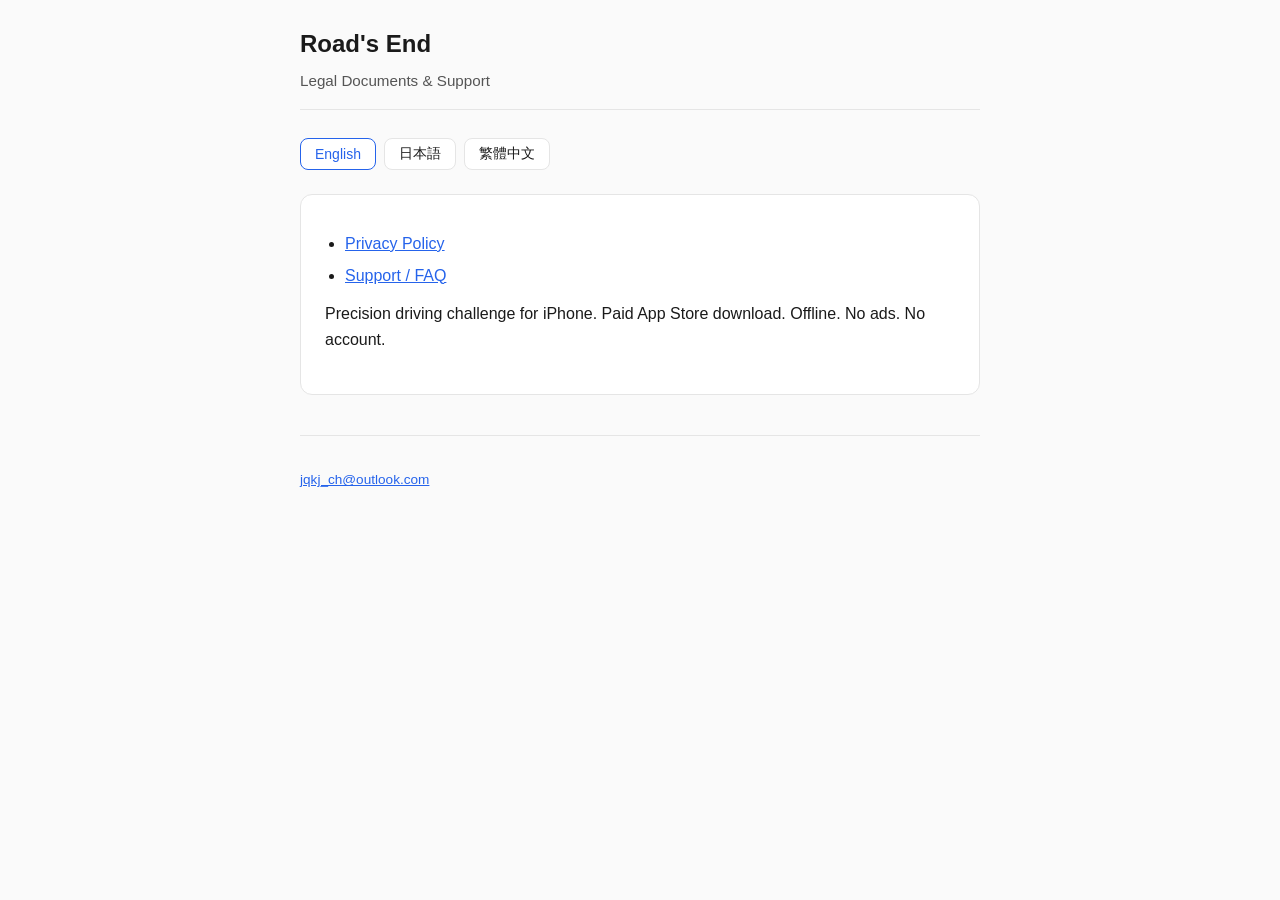
<file: index.html>
<!DOCTYPE html>
<html lang="en">
<head>
  <meta charset="utf-8">
  <meta name="viewport" content="width=device-width, initial-scale=1">
  <title>Road's End — Legal &amp; Support</title>
  <link rel="stylesheet" href="style.css">
  <script src="lang.js" defer></script>
</head>
<body>
  <div class="wrap">
    <header>
      <h1>Road's End</h1>
      <p class="sub">
        <span data-i18n-lang="en">Legal Documents &amp; Support</span>
        <span data-i18n-lang="ja" hidden>法的文書・サポート</span>
        <span data-i18n-lang="zh-Hant" hidden>法律文件與支援</span>
      </p>
    </header>

    <nav class="lang-bar" aria-label="Language">
      <button type="button" data-lang="en">English</button>
      <button type="button" data-lang="ja">日本語</button>
      <button type="button" data-lang="zh-Hant">繁體中文</button>
    </nav>

    <section class="doc" data-i18n-lang="en">
      <ul>
        <li><a href="privacy.html">Privacy Policy</a></li>
        <li><a href="support.html">Support / FAQ</a></li>
      </ul>
      <p>Precision driving challenge for iPhone. Paid App Store download. Offline. No ads. No account.</p>
    </section>

    <section class="doc" data-i18n-lang="ja" hidden>
      <ul>
        <li><a href="privacy.html">プライバシーポリシー</a></li>
        <li><a href="support.html">サポート / FAQ</a></li>
      </ul>
      <p>iPhone 向け精密ドライビング挑戦。App Store 買い切り。オフライン。広告なし。アカウント不要。</p>
    </section>

    <section class="doc" data-i18n-lang="zh-Hant" hidden>
      <ul>
        <li><a href="privacy.html">隱私權政策</a></li>
        <li><a href="support.html">支援 / 常見問題</a></li>
      </ul>
      <p>iPhone 精準駕駛挑戰。App Store 買斷。離線可玩。無廣告。無需帳號。</p>
    </section>

    <footer><p><a href="mailto:jqkj_ch@outlook.com">jqkj_ch@outlook.com</a></p></footer>
  </div>
</body>
</html>
</file>
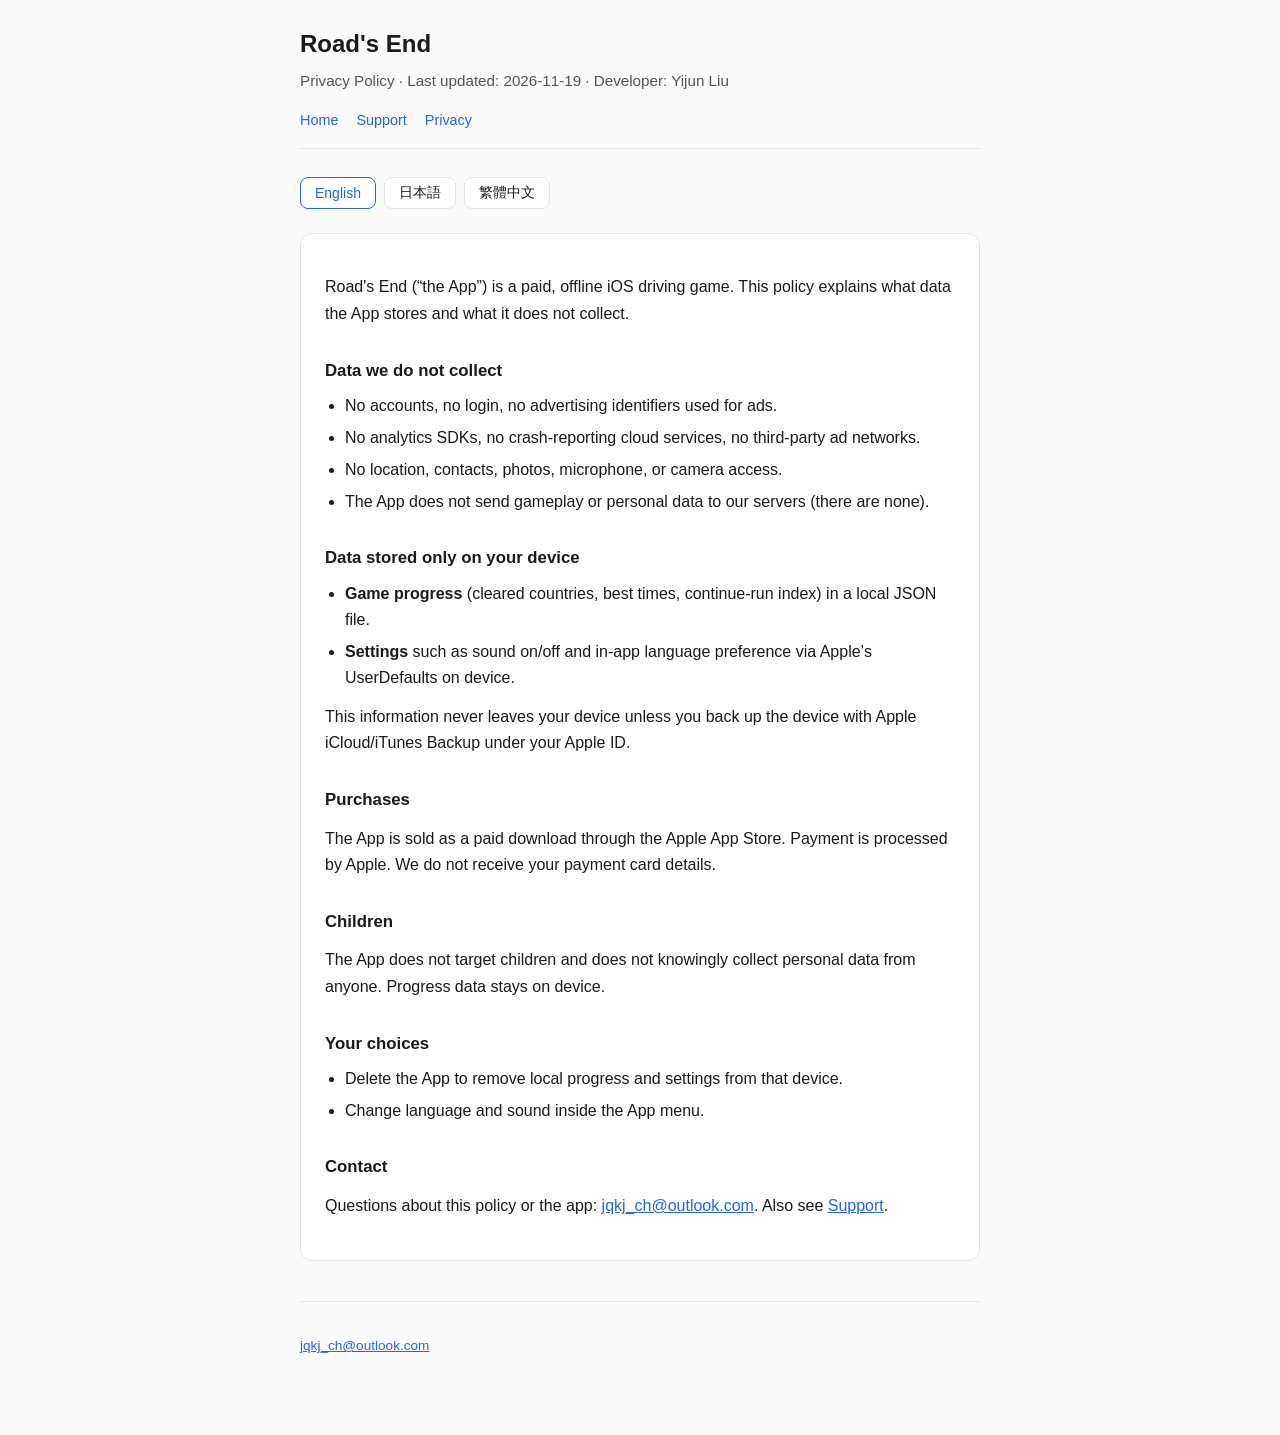
<file: privacy.html>
<!DOCTYPE html>
<html lang="en">
<head>
  <meta charset="utf-8">
  <meta name="viewport" content="width=device-width, initial-scale=1">
  <title>Road's End — Privacy Policy</title>
  <link rel="stylesheet" href="style.css">
  <script src="lang.js" defer></script>
</head>
<body>
  <div class="wrap">
    <header>
      <h1>Road's End</h1>
      <p class="sub">
        <span data-i18n-lang="en">Privacy Policy · Last updated: 2026-11-19 · Developer: Yijun Liu</span>
        <span data-i18n-lang="ja" hidden>プライバシーポリシー · 最終更新: 2026-11-19 · 開発者: Yijun Liu</span>
        <span data-i18n-lang="zh-Hant" hidden>隱私權政策 · 最後更新：2026-11-19 · 開發者：Yijun Liu</span>
      </p>
      <nav class="top">
        <a href="index.html">
          <span data-i18n-lang="en">Home</span>
          <span data-i18n-lang="ja" hidden>ホーム</span>
          <span data-i18n-lang="zh-Hant" hidden>首頁</span>
        </a>
        <a href="support.html">
          <span data-i18n-lang="en">Support</span>
          <span data-i18n-lang="ja" hidden>サポート</span>
          <span data-i18n-lang="zh-Hant" hidden>支援</span>
        </a>
        <a href="privacy.html">
          <span data-i18n-lang="en">Privacy</span>
          <span data-i18n-lang="ja" hidden>プライバシー</span>
          <span data-i18n-lang="zh-Hant" hidden>隱私</span>
        </a>
      </nav>
    </header>

    <nav class="lang-bar" aria-label="Language">
      <button type="button" data-lang="en">English</button>
      <button type="button" data-lang="ja">日本語</button>
      <button type="button" data-lang="zh-Hant">繁體中文</button>
    </nav>

    <section class="doc" data-i18n-lang="en">
      <p>Road's End (“the App”) is a paid, offline iOS driving game. This policy explains what data the App stores and what it does not collect.</p>
      <h2>Data we do not collect</h2>
      <ul>
        <li>No accounts, no login, no advertising identifiers used for ads.</li>
        <li>No analytics SDKs, no crash-reporting cloud services, no third-party ad networks.</li>
        <li>No location, contacts, photos, microphone, or camera access.</li>
        <li>The App does not send gameplay or personal data to our servers (there are none).</li>
      </ul>
      <h2>Data stored only on your device</h2>
      <ul>
        <li><strong>Game progress</strong> (cleared countries, best times, continue-run index) in a local JSON file.</li>
        <li><strong>Settings</strong> such as sound on/off and in-app language preference via Apple’s UserDefaults on device.</li>
      </ul>
      <p>This information never leaves your device unless you back up the device with Apple iCloud/iTunes Backup under your Apple ID.</p>
      <h2>Purchases</h2>
      <p>The App is sold as a paid download through the Apple App Store. Payment is processed by Apple. We do not receive your payment card details.</p>
      <h2>Children</h2>
      <p>The App does not target children and does not knowingly collect personal data from anyone. Progress data stays on device.</p>
      <h2>Your choices</h2>
      <ul>
        <li>Delete the App to remove local progress and settings from that device.</li>
        <li>Change language and sound inside the App menu.</li>
      </ul>
      <h2>Contact</h2>
      <p>Questions about this policy or the app: <a href="mailto:jqkj_ch@outlook.com">jqkj_ch@outlook.com</a>. Also see <a href="support.html">Support</a>.</p>
    </section>

    <section class="doc" data-i18n-lang="ja" hidden>
      <p>『道の果て』（Road's End、「本アプリ」）は買い切りのオフライン iOS ドライビングゲームです。本ポリシーは、本アプリが保存するデータと、収集しないデータを説明します。</p>
      <h2>収集しないデータ</h2>
      <ul>
        <li>アカウント、ログイン、広告向け広告識別子は使用しません。</li>
        <li>分析 SDK、クラウドクラッシュ報告、第三者広告ネットワークはありません。</li>
        <li>位置情報、連絡先、写真、マイク、カメラへのアクセスはありません。</li>
        <li>プレイデータや個人データを当社サーバーへ送信しません（サーバーはありません）。</li>
      </ul>
      <h2>端末内のみに保存されるデータ</h2>
      <ul>
        <li><strong>ゲーム進行</strong>（クリアした国、ベストタイム、連続走行インデックス）を端末内の JSON に保存。</li>
        <li><strong>設定</strong>（サウンドのオン / オフ、アプリ内言語）を端末の UserDefaults に保存。</li>
      </ul>
      <p>これらの情報は、お客様の Apple ID による iCloud / iTunes バックアップを除き、端末外へ送られません。</p>
      <h2>購入</h2>
      <p>本アプリは Apple App Store の買い切りです。決済は Apple が処理し、当社はカード情報を受け取りません。</p>
      <h2>お子様</h2>
      <p>本アプリは子ども向けに設計されておらず、個人データを故意に収集しません。進行データは端末内に留まります。</p>
      <h2>お客様の選択</h2>
      <ul>
        <li>アプリを削除すると、その端末上の進行と設定が削除されます。</li>
        <li>言語とサウンドはアプリ内メニューで変更できます。</li>
      </ul>
      <h2>お問い合わせ</h2>
      <p>本ポリシーまたはアプリに関するご質問: <a href="mailto:jqkj_ch@outlook.com">jqkj_ch@outlook.com</a>。あわせて <a href="support.html">サポート</a> もご覧ください。</p>
    </section>

    <section class="doc" data-i18n-lang="zh-Hant" hidden>
      <p>《路的盡頭》（Road's End，下稱「本 App」）為買斷制、可離線的 iOS 駕駛遊戲。本政策說明本 App 會儲存哪些資料，以及不會收集哪些資料。</p>
      <h2>我們不收集的資料</h2>
      <ul>
        <li>無帳號、無登入，不將廣告識別碼用於廣告。</li>
        <li>無分析 SDK、無雲端當機回報、無第三方廣告網路。</li>
        <li>不存取位置、通訊錄、照片、麥克風或相機。</li>
        <li>不會將遊玩或個人資料傳送至我們的伺服器（我們沒有伺服器）。</li>
      </ul>
      <h2>僅儲存在您裝置上的資料</h2>
      <ul>
        <li><strong>遊戲進度</strong>（已通過國家、最佳成績、連續挑戰索引）以本機 JSON 儲存。</li>
        <li><strong>設定</strong>（聲音開關、App 內語言偏好）以 Apple UserDefaults 儲存在本機。</li>
      </ul>
      <p>除非您以 Apple ID 進行 iCloud / iTunes 裝置備份，這些資訊不會離開本機。</p>
      <h2>購買</h2>
      <p>本 App 透過 Apple App Store 買斷販售。付款由 Apple 處理，我們不會收到您的信用卡資訊。</p>
      <h2>兒童</h2>
      <p>本 App 不以兒童為對象，亦不會故意收集任何人的個人資料。進度資料留在本機。</p>
      <h2>您的選擇</h2>
      <ul>
        <li>刪除本 App 即可清除該裝置上的進度與設定。</li>
        <li>可在 App 選單內變更語言與聲音。</li>
      </ul>
      <h2>聯絡我們</h2>
      <p>關於本政策或本 App：<a href="mailto:jqkj_ch@outlook.com">jqkj_ch@outlook.com</a>。亦可參閱 <a href="support.html">支援</a>。</p>
    </section>

    <footer><p><a href="mailto:jqkj_ch@outlook.com">jqkj_ch@outlook.com</a></p></footer>
  </div>
</body>
</html>
</file>
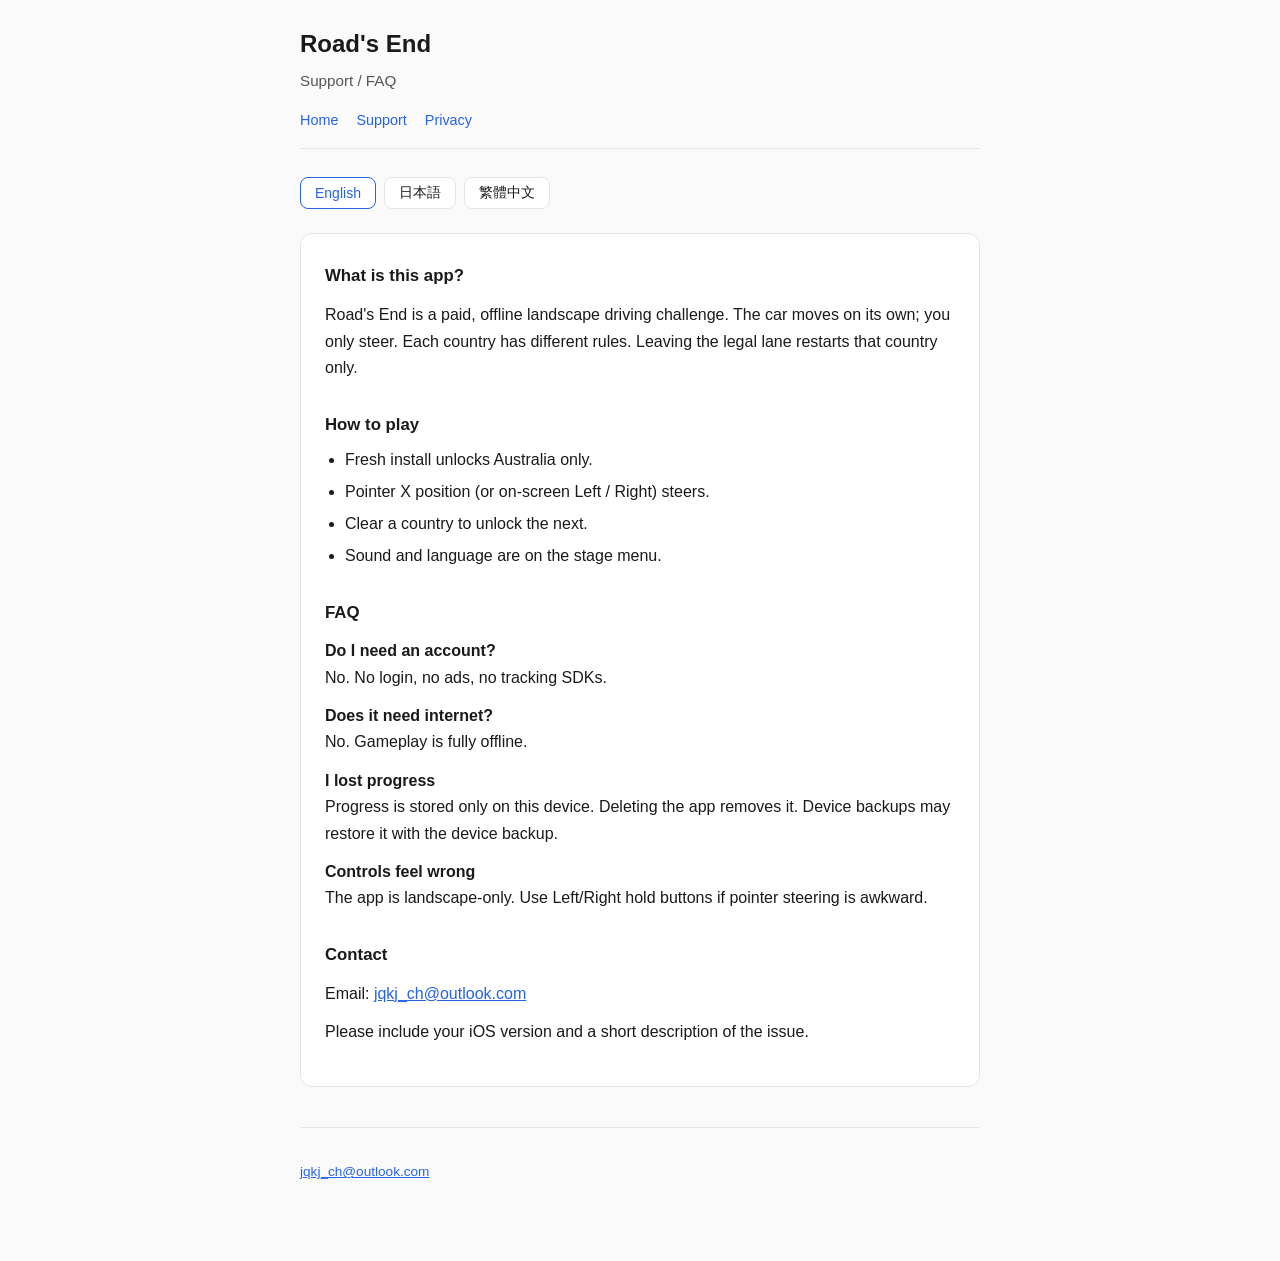
<file: support.html>
<!DOCTYPE html>
<html lang="en">
<head>
  <meta charset="utf-8">
  <meta name="viewport" content="width=device-width, initial-scale=1">
  <title>Road's End — Support</title>
  <link rel="stylesheet" href="style.css">
  <script src="lang.js" defer></script>
</head>
<body>
  <div class="wrap">
    <header>
      <h1>Road's End</h1>
      <p class="sub">
        <span data-i18n-lang="en">Support / FAQ</span>
        <span data-i18n-lang="ja" hidden>サポート / FAQ</span>
        <span data-i18n-lang="zh-Hant" hidden>支援 / 常見問題</span>
      </p>
      <nav class="top">
        <a href="index.html">
          <span data-i18n-lang="en">Home</span>
          <span data-i18n-lang="ja" hidden>ホーム</span>
          <span data-i18n-lang="zh-Hant" hidden>首頁</span>
        </a>
        <a href="support.html">
          <span data-i18n-lang="en">Support</span>
          <span data-i18n-lang="ja" hidden>サポート</span>
          <span data-i18n-lang="zh-Hant" hidden>支援</span>
        </a>
        <a href="privacy.html">
          <span data-i18n-lang="en">Privacy</span>
          <span data-i18n-lang="ja" hidden>プライバシー</span>
          <span data-i18n-lang="zh-Hant" hidden>隱私</span>
        </a>
      </nav>
    </header>

    <nav class="lang-bar" aria-label="Language">
      <button type="button" data-lang="en">English</button>
      <button type="button" data-lang="ja">日本語</button>
      <button type="button" data-lang="zh-Hant">繁體中文</button>
    </nav>

    <section class="doc" data-i18n-lang="en">
      <h2>What is this app?</h2>
      <p>Road's End is a paid, offline landscape driving challenge. The car moves on its own; you only steer. Each country has different rules. Leaving the legal lane restarts that country only.</p>
      <h2>How to play</h2>
      <ul>
        <li>Fresh install unlocks Australia only.</li>
        <li>Pointer X position (or on-screen Left / Right) steers.</li>
        <li>Clear a country to unlock the next.</li>
        <li>Sound and language are on the stage menu.</li>
      </ul>
      <h2>FAQ</h2>
      <p><strong>Do I need an account?</strong><br>No. No login, no ads, no tracking SDKs.</p>
      <p><strong>Does it need internet?</strong><br>No. Gameplay is fully offline.</p>
      <p><strong>I lost progress</strong><br>Progress is stored only on this device. Deleting the app removes it. Device backups may restore it with the device backup.</p>
      <p><strong>Controls feel wrong</strong><br>The app is landscape-only. Use Left/Right hold buttons if pointer steering is awkward.</p>
      <h2>Contact</h2>
      <p>Email: <a href="mailto:jqkj_ch@outlook.com">jqkj_ch@outlook.com</a></p>
      <p>Please include your iOS version and a short description of the issue.</p>
    </section>

    <section class="doc" data-i18n-lang="ja" hidden>
      <h2>このアプリは？</h2>
      <p>『道の果て』（Road's End）は買い切りのオフライン横向きドライビング挑戦です。車は自動で進み、操作は左右だけ。国ごとにルールが違います。合法車線を外れると、その国だけ最初からやり直しです。</p>
      <h2>遊び方</h2>
      <ul>
        <li>初回インストールではオーストラリアのみ解除されています。</li>
        <li>ポインタの左右位置（または画面の左折 / 右折ボタン）で操舵します。</li>
        <li>一国をクリアすると次の国が解除されます。</li>
        <li>サウンドと言語は選関メニューで切り替えられます。</li>
      </ul>
      <h2>FAQ</h2>
      <p><strong>アカウントは必要？</strong><br>不要です。ログインなし、広告なし、追跡 SDK なし。</p>
      <p><strong>ネットは必要？</strong><br>不要です。プレイは完全オフラインです。</p>
      <p><strong>進行が消えた</strong><br>進行状況はこの端末にのみ保存されます。アプリを削除すると消えます。端末バックアップから復元できる場合があります。</p>
      <p><strong>操作がおかしい</strong><br>本アプリは横向き専用です。ポインタ操作が難しい場合は左折 / 右折の長押しボタンを使ってください。</p>
      <h2>お問い合わせ</h2>
      <p>メール: <a href="mailto:jqkj_ch@outlook.com">jqkj_ch@outlook.com</a></p>
      <p>iOS のバージョンと、問題の簡単な説明を添えてください。</p>
    </section>

    <section class="doc" data-i18n-lang="zh-Hant" hidden>
      <h2>這是什麼 App？</h2>
      <p>《路的盡頭》（Road's End）是買斷制、可離線的橫向精準駕駛挑戰。車會自己往前開，你只負責左右轉向。每個國家規則不同。離開合法車道只會重開該國。</p>
      <h2>怎麼玩</h2>
      <ul>
        <li>全新安裝只解鎖澳洲。</li>
        <li>指標左右位置（或畫面左轉 / 右轉按鈕）控制方向。</li>
        <li>通過一國才解鎖下一國。</li>
        <li>聲音與語言可在選關選單切換。</li>
      </ul>
      <h2>常見問題</h2>
      <p><strong>需要帳號嗎？</strong><br>不需要。無登入、無廣告、無追蹤 SDK。</p>
      <p><strong>需要網路嗎？</strong><br>不需要。遊戲全程離線。</p>
      <p><strong>進度不見了</strong><br>進度只存在本機。刪除 App 會一併清除。裝置備份有機會一併還原。</p>
      <p><strong>操作不順</strong><br>本 App 僅支援橫向。若指標轉向不便，請改用左轉 / 右轉長按按鈕。</p>
      <h2>聯絡我們</h2>
      <p>電子郵件：<a href="mailto:jqkj_ch@outlook.com">jqkj_ch@outlook.com</a></p>
      <p>請來信附上 iOS 版本與問題簡述。</p>
    </section>

    <footer><p><a href="mailto:jqkj_ch@outlook.com">jqkj_ch@outlook.com</a></p></footer>
  </div>
</body>
</html>
</file>
<file: style.css>
:root {
  color-scheme: light dark;
  --text: #1a1a1a;
  --muted: #555;
  --bg: #fafafa;
  --card: #fff;
  --border: #e5e5e5;
  --link: #2563eb;
  --accent: #111;
}
@media (prefers-color-scheme: dark) {
  :root {
    --text: #f0f0f0;
    --muted: #aaa;
    --bg: #111;
    --card: #1a1a1a;
    --border: #333;
    --link: #60a5fa;
    --accent: #fff;
  }
}
* { box-sizing: border-box; }
body {
  margin: 0;
  font-family: -apple-system, BlinkMacSystemFont, "Segoe UI", Roboto, "Helvetica Neue", Arial, "PingFang SC", "Hiragino Sans GB", "Microsoft YaHei", sans-serif;
  line-height: 1.65;
  color: var(--text);
  background: var(--bg);
}
.wrap {
  max-width: 720px;
  margin: 0 auto;
  padding: 24px 20px 64px;
}
header {
  margin-bottom: 28px;
  padding-bottom: 16px;
  border-bottom: 1px solid var(--border);
}
header h1 {
  margin: 0 0 4px;
  font-size: 1.5rem;
  font-weight: 700;
}
header .sub {
  margin: 0;
  color: var(--muted);
  font-size: 0.95rem;
}
nav.top {
  display: flex;
  flex-wrap: wrap;
  gap: 12px 18px;
  margin: 16px 0 0;
  font-size: 0.9rem;
}
nav.top a { color: var(--link); text-decoration: none; }
nav.top a:hover { text-decoration: underline; }
.lang-bar {
  display: flex;
  flex-wrap: wrap;
  gap: 8px;
  margin-bottom: 24px;
}
.lang-bar button {
  padding: 6px 14px;
  border-radius: 8px;
  border: 1px solid var(--border);
  background: var(--card);
  color: var(--text);
  text-decoration: none;
  font-size: 0.875rem;
  cursor: pointer;
}
.lang-bar button:hover,
.lang-bar button.active {
  border-color: var(--link);
  color: var(--link);
}
.doc {
  background: var(--card);
  border: 1px solid var(--border);
  border-radius: 12px;
  padding: 28px 24px;
  margin-bottom: 32px;
}
.doc h2 {
  margin: 1.75em 0 0.5em;
  font-size: 1.05rem;
  font-weight: 600;
}
.doc h2:first-child { margin-top: 0; }
.doc p { margin: 0.75em 0; }
.doc ul { margin: 0.5em 0 0.75em; padding-left: 1.25em; }
.doc li { margin: 0.35em 0; }
.doc .effective { color: var(--muted); font-size: 0.9rem; margin-bottom: 1.25em; }
.doc .caps {
  font-size: 0.92rem;
  letter-spacing: 0.01em;
}
.doc a { color: var(--link); word-break: break-all; }
.legal-text {
  margin: 0;
  white-space: pre-wrap;
  overflow-wrap: anywhere;
  font: inherit;
  color: inherit;
}
.divider {
  border: none;
  border-top: 1px solid var(--border);
  margin: 40px 0;
}
footer {
  margin-top: 40px;
  padding-top: 20px;
  border-top: 1px solid var(--border);
  font-size: 0.85rem;
  color: var(--muted);
}
footer a { color: var(--link); }
.index-card {
  display: block;
  padding: 18px 20px;
  margin-bottom: 12px;
  background: var(--card);
  border: 1px solid var(--border);
  border-radius: 12px;
  text-decoration: none;
  color: var(--text);
}
.index-card:hover { border-color: var(--link); }
.index-card strong { display: block; font-size: 1.05rem; margin-bottom: 4px; }
.index-card span { color: var(--muted); font-size: 0.9rem; }
</file>
